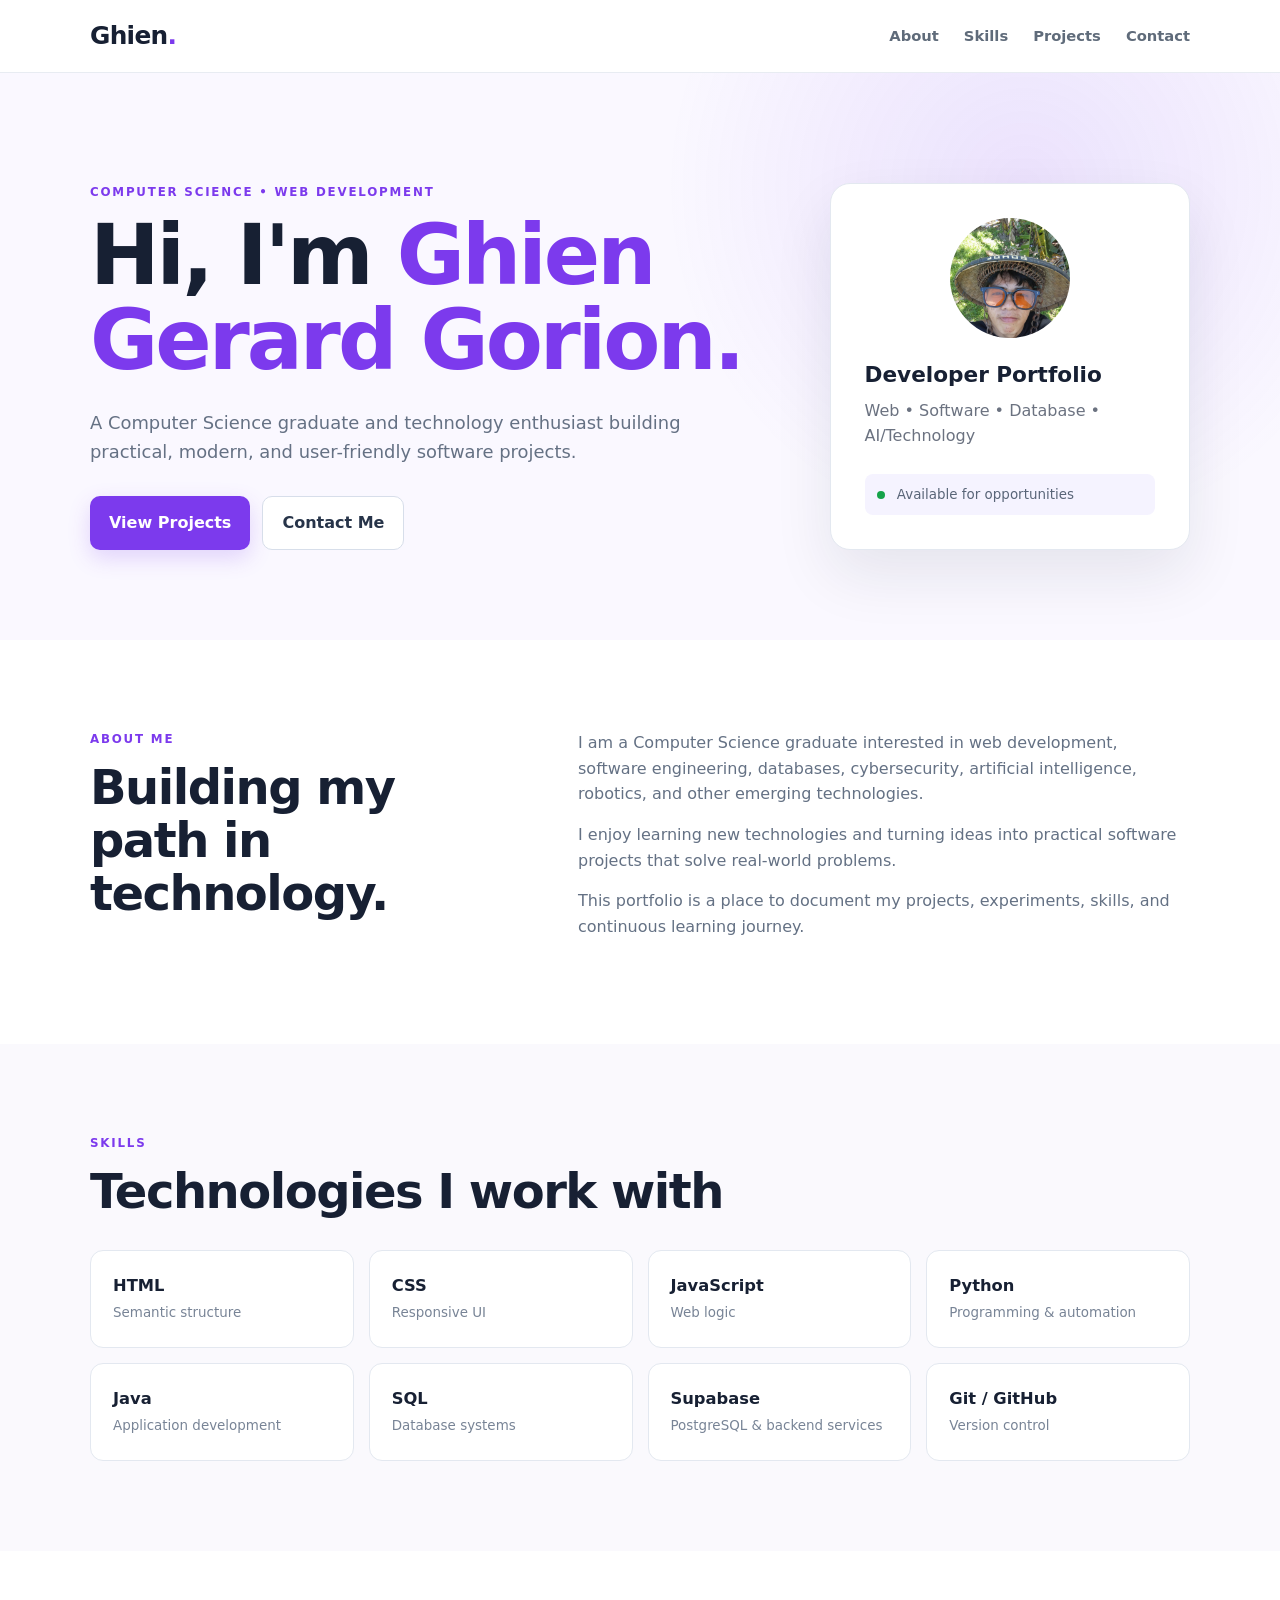
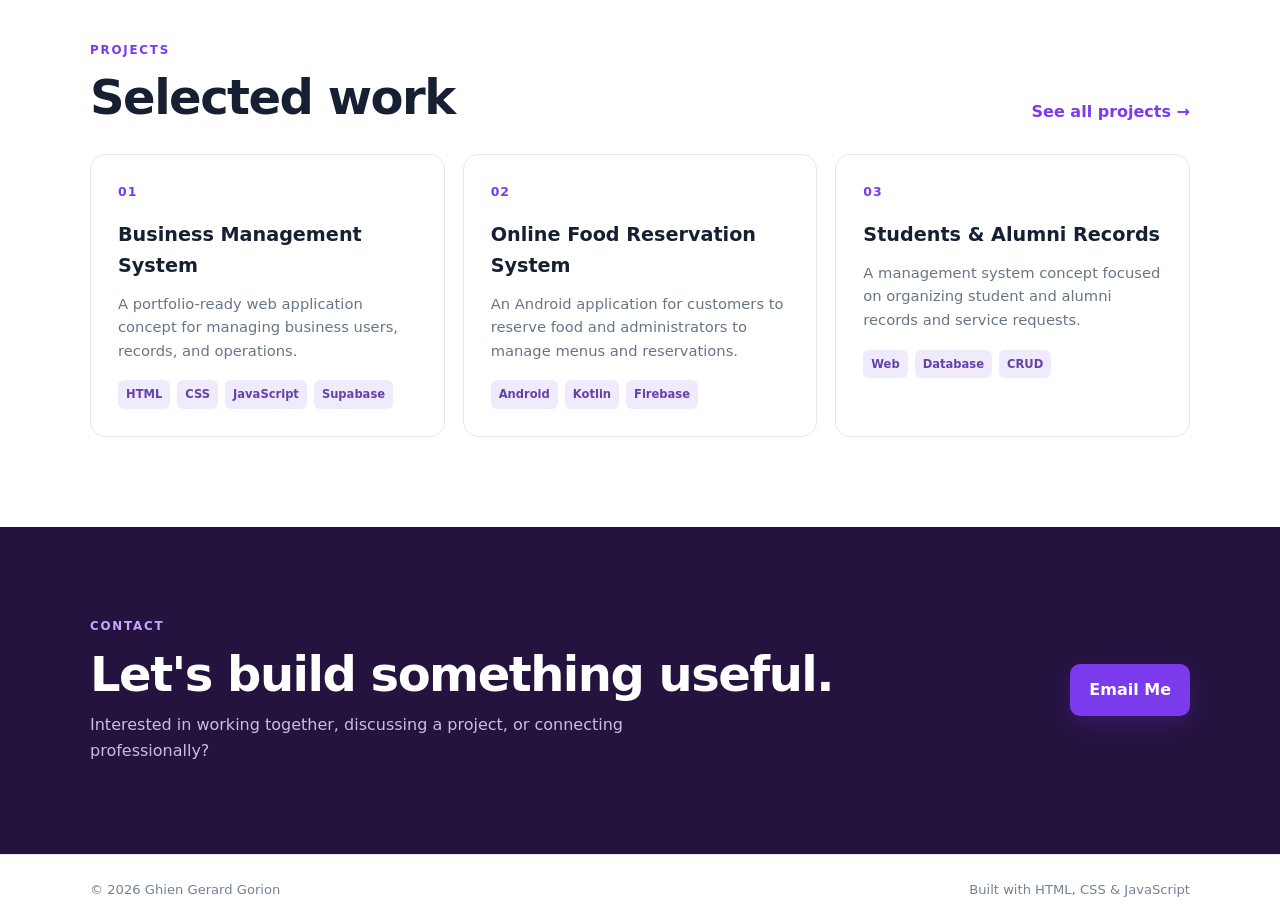
<file: index.html>
<!DOCTYPE html>
<html lang="en">
<head>
  <meta charset="UTF-8">
  <meta name="viewport" content="width=device-width, initial-scale=1.0">

  <meta
    name="description"
    content="Ghien Gerard Gorion — Computer Science graduate, developer, and technology enthusiast."
  >

  <meta name="author" content="Ghien Gerard Gorion">

  <title>Ghien Gerard Gorion | Portfolio</title>

  <link rel="stylesheet" href="style.css">
</head>

<body>

  <!-- ================= HEADER ================= -->
  <header class="site-header">

    <nav class="nav container">

      <a class="brand" href="index.html" aria-label="Ghien Gerard Gorion home">
        Ghien<span>.</span>
      </a>

      <div class="nav-links" id="navLinks">
        <a href="#about">About</a>
        <a href="#skills">Skills</a>
        <a href="#projects">Projects</a>
        <a href="#contact">Contact</a>
      </div>

      <button
        class="menu-toggle"
        type="button"
        aria-label="Open navigation menu"
        aria-expanded="false"
        aria-controls="navLinks"
      >
        ☰
      </button>

    </nav>

  </header>

  <main>

    <!-- ================= HERO ================= -->
    <section class="hero">

      <div class="container hero-grid">

        <div class="hero-content">

          <p class="eyebrow">
            COMPUTER SCIENCE • WEB DEVELOPMENT
          </p>

          <h1>
            Hi, I'm <span>Ghien Gerard Gorion.</span>
          </h1>

          <p class="hero-text">
            A Computer Science graduate and technology enthusiast building
            practical, modern, and user-friendly software projects.
          </p>

          <div class="hero-actions">

            <a class="btn primary" href="#projects">
              View Projects
            </a>

            <a class="btn outline" href="#contact">
              Contact Me
            </a>

          </div>

        </div>

        <div class="hero-card">

          <div class="avatar">
            <img src="profile.jpg" alt="Ghien Gerard Gorion">
          </div>

          <h2>
            Developer Portfolio
          </h2>

          <p>
            Web • Software • Database • AI/Technology
          </p>

          <div class="status">
            <span></span>
            Available for opportunities
          </div>

        </div>

      </div>

    </section>

    <!-- ================= ABOUT ================= -->
    <section id="about" class="section">

      <div class="container two-col">

        <div>

          <p class="eyebrow">
            ABOUT ME
          </p>

          <h2>
            Building my path in technology.
          </h2>

        </div>

        <div class="about-text">

          <p>
            I am a Computer Science graduate interested in web development,
            software engineering, databases, cybersecurity, artificial
            intelligence, robotics, and other emerging technologies.
          </p>

          <p>
            I enjoy learning new technologies and turning ideas into
            practical software projects that solve real-world problems.
          </p>

          <p>
            This portfolio is a place to document my projects, experiments,
            skills, and continuous learning journey.
          </p>

        </div>

      </div>

    </section>

    <!-- ================= SKILLS ================= -->
    <section id="skills" class="section section-muted">

      <div class="container">

        <p class="eyebrow">
          SKILLS
        </p>

        <h2>
          Technologies I work with
        </h2>

        <div class="skill-grid">

          <div class="skill-card">
            <strong>HTML</strong>
            <span>Semantic structure</span>
          </div>

          <div class="skill-card">
            <strong>CSS</strong>
            <span>Responsive UI</span>
          </div>

          <div class="skill-card">
            <strong>JavaScript</strong>
            <span>Web logic</span>
          </div>

          <div class="skill-card">
            <strong>Python</strong>
            <span>Programming & automation</span>
          </div>

          <div class="skill-card">
            <strong>Java</strong>
            <span>Application development</span>
          </div>

          <div class="skill-card">
            <strong>SQL</strong>
            <span>Database systems</span>
          </div>

          <div class="skill-card">
            <strong>Supabase</strong>
            <span>PostgreSQL & backend services</span>
          </div>

          <div class="skill-card">
            <strong>Git / GitHub</strong>
            <span>Version control</span>
          </div>

        </div>

      </div>

    </section>

    <!-- ================= PROJECTS ================= -->
    <section id="projects" class="section">

      <div class="container">

        <div class="section-head">

          <div>

            <p class="eyebrow">
              PROJECTS
            </p>

            <h2>
              Selected work
            </h2>

          </div>

          <a class="text-link" href="project.html">
            See all projects →
          </a>

        </div>

        <div class="project-grid">

          <article class="project-card">

            <div class="project-number">
              01
            </div>

            <h3>
              Business Management System
            </h3>

            <p>
              A portfolio-ready web application concept for managing
              business users, records, and operations.
            </p>

            <div class="tags">
              <span>HTML</span>
              <span>CSS</span>
              <span>JavaScript</span>
              <span>Supabase</span>
            </div>

          </article>

          <article class="project-card">

            <div class="project-number">
              02
            </div>

            <h3>
              Online Food Reservation System
            </h3>

            <p>
              An Android application for customers to reserve food and
              administrators to manage menus and reservations.
            </p>

            <div class="tags">
              <span>Android</span>
              <span>Kotlin</span>
              <span>Firebase</span>
            </div>

          </article>

          <article class="project-card">

            <div class="project-number">
              03
            </div>

            <h3>
              Students & Alumni Records
            </h3>

            <p>
              A management system concept focused on organizing student
              and alumni records and service requests.
            </p>

            <div class="tags">
              <span>Web</span>
              <span>Database</span>
              <span>CRUD</span>
            </div>

          </article>

        </div>

      </div>

    </section>

    <!-- ================= CONTACT ================= -->
    <section id="contact" class="section contact-section">

      <div class="container contact-card">

        <div>

          <p class="eyebrow">
            CONTACT
          </p>

          <h2>
            Let's build something useful.
          </h2>

          <p>
            Interested in working together, discussing a project,
            or connecting professionally?
          </p>

        </div>

        <a
          class="btn primary"
          href="mailto:ghien@example.com"
        >
          Email Me
        </a>

      </div>

    </section>

  </main>

  <!-- ================= FOOTER ================= -->
  <footer class="footer">

    <div class="container footer-inner">

      <span>
        © <span id="year"></span> Ghien Gerard Gorion
      </span>

      <span>
        Built with HTML, CSS & JavaScript
      </span>

    </div>

  </footer>

  <script src="script.js"></script>

</body>
</html>
</file>
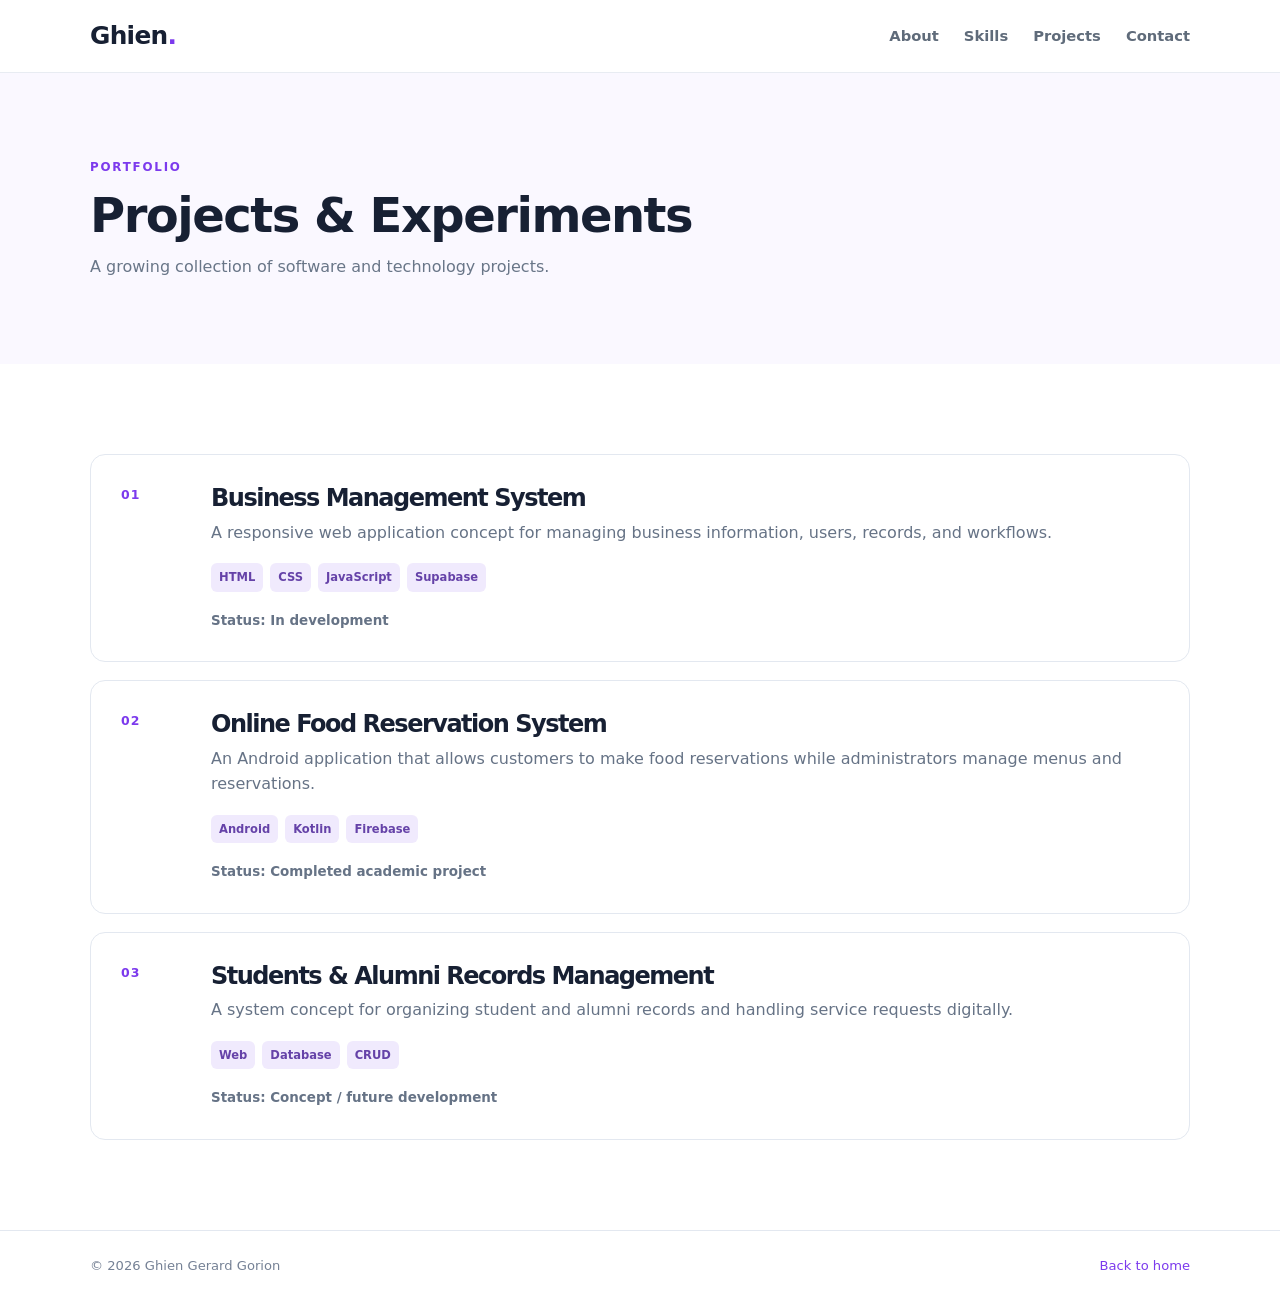
<file: project.html>
<!DOCTYPE html>
<html lang="en">
<head>

  <meta charset="UTF-8">
  <meta name="viewport" content="width=device-width, initial-scale=1.0">

  <meta
    name="description"
    content="Projects and experiments by Ghien Gerard Gorion, Computer Science graduate and developer."
  >

  <meta name="author" content="Ghien Gerard Gorion">

  <title>Projects | Ghien Gerard Gorion</title>

  <link rel="stylesheet" href="style.css">

</head>

<body>

  <header class="site-header">

    <nav class="nav container">

      <a
        class="brand"
        href="index.html"
        aria-label="Ghien Gerard Gorion home"
      >
        Ghien<span>.</span>
      </a>

      <div class="nav-links" id="navLinks">

        <a href="index.html#about">About</a>
        <a href="index.html#skills">Skills</a>
        <a href="index.html#projects">Projects</a>
        <a href="index.html#contact">Contact</a>

      </div>

      <button
        class="menu-toggle"
        type="button"
        aria-label="Open navigation menu"
        aria-expanded="false"
        aria-controls="navLinks"
      >
        ☰
      </button>

    </nav>

  </header>

  <main>

    <section class="page-hero">

      <div class="container">

        <p class="eyebrow">
          PORTFOLIO
        </p>

        <h1>
          Projects & Experiments
        </h1>

        <p>
          A growing collection of software and technology projects.
        </p>

      </div>

    </section>

    <section class="section">

      <div class="container project-list">

        <article class="project-detail">

          <div class="project-number">
            01
          </div>

          <div>

            <h2>
              Business Management System
            </h2>

            <p>
              A responsive web application concept for managing
              business information, users, records, and workflows.
            </p>

            <div class="tags">
              <span>HTML</span>
              <span>CSS</span>
              <span>JavaScript</span>
              <span>Supabase</span>
            </div>

            <p class="project-status">
              Status: In development
            </p>

          </div>

        </article>

        <article class="project-detail">

          <div class="project-number">
            02
          </div>

          <div>

            <h2>
              Online Food Reservation System
            </h2>

            <p>
              An Android application that allows customers to make
              food reservations while administrators manage menus
              and reservations.
            </p>

            <div class="tags">
              <span>Android</span>
              <span>Kotlin</span>
              <span>Firebase</span>
            </div>

            <p class="project-status">
              Status: Completed academic project
            </p>

          </div>

        </article>

        <article class="project-detail">

          <div class="project-number">
            03
          </div>

          <div>

            <h2>
              Students & Alumni Records Management
            </h2>

            <p>
              A system concept for organizing student and alumni
              records and handling service requests digitally.
            </p>

            <div class="tags">
              <span>Web</span>
              <span>Database</span>
              <span>CRUD</span>
            </div>

            <p class="project-status">
              Status: Concept / future development
            </p>

          </div>

        </article>

      </div>

    </section>

  </main>

  <footer class="footer">

    <div class="container footer-inner">

      <span>
        © <span id="year"></span> Ghien Gerard Gorion
      </span>

      <a href="index.html">
        Back to home
      </a>

    </div>

  </footer>

  <script src="script.js"></script>

</body>
</html>
</file>
<file: style.css>
/* =========================================================
   RESET
========================================================= */

* {
  margin: 0;
  padding: 0;
  box-sizing: border-box;
}

/* =========================================================
   BASE
========================================================= */

html {
  scroll-behavior: smooth;
  scroll-padding-top: 90px;
}

body {
  font-family:
    Inter,
    ui-sans-serif,
    system-ui,
    -apple-system,
    BlinkMacSystemFont,
    "Segoe UI",
    sans-serif;

  color: #172033;
  background: #ffffff;
  line-height: 1.6;
}

a {
  color: inherit;
}

button,
input,
textarea {
  font: inherit;
}

button {
  cursor: pointer;
}

.container {
  width: min(1100px, 92%);
  margin: 0 auto;
}

/* =========================================================
   HEADER / NAVIGATION
========================================================= */

.site-header {
  background: rgba(255, 255, 255, 0.94);
  backdrop-filter: blur(12px);

  border-bottom: 1px solid #e8ecf2;

  position: sticky;
  top: 0;

  z-index: 100;
}

.nav {
  min-height: 72px;

  display: flex;
  align-items: center;
  justify-content: space-between;

  gap: 20px;

  position: relative;
}

.brand {
  text-decoration: none;

  font-size: 1.55rem;
  font-weight: 800;

  letter-spacing: -0.7px;

  white-space: nowrap;
}

.brand span {
  color: #7c3aed;
}

/* Desktop Navigation */

.nav-links {
  display: flex;
  align-items: center;

  gap: 25px;
}

.nav-links a {
  text-decoration: none;

  color: #5f6b7a;

  font-size: 0.92rem;
  font-weight: 600;

  transition: color 0.2s ease;
}

.nav-links a:hover {
  color: #7c3aed;
}

/* Mobile Menu Button */

.menu-toggle {
  display: none;

  border: 0;
  background: transparent;

  color: #172033;

  font-size: 1.6rem;

  line-height: 1;

  padding: 8px;

  border-radius: 8px;
}

.menu-toggle:hover {
  background: #f3eefe;
}

/* =========================================================
   HERO
========================================================= */

.hero {
  padding: 110px 0 90px;

  background:
    radial-gradient(
      circle at 80% 20%,
      rgba(124, 58, 237, 0.12),
      transparent 32%
    ),
    #faf8ff;
}

.hero-grid {
  display: grid;

  grid-template-columns: 1.3fr 0.7fr;

  gap: 70px;

  align-items: center;
}

.eyebrow {
  color: #7c3aed;

  font-size: 0.74rem;
  font-weight: 800;

  letter-spacing: 1.8px;

  margin-bottom: 12px;
}

.hero h1 {
  font-size: clamp(2.8rem, 7vw, 5.2rem);

  line-height: 1.02;

  letter-spacing: -3px;

  max-width: 800px;
}

.hero h1 span {
  color: #7c3aed;
}

.hero-text {
  max-width: 650px;

  color: #657184;

  font-size: 1.12rem;

  margin: 25px 0 30px;
}

/* =========================================================
   BUTTONS
========================================================= */

.hero-actions {
  display: flex;

  gap: 12px;

  flex-wrap: wrap;
}

.btn {
  display: inline-flex;

  justify-content: center;
  align-items: center;

  text-decoration: none;

  border: 0;
  border-radius: 10px;

  padding: 13px 19px;

  font-weight: 750;

  cursor: pointer;

  transition:
    transform 0.2s ease,
    background 0.2s ease,
    box-shadow 0.2s ease;
}

.btn:hover {
  transform: translateY(-2px);
}

.primary {
  background: #7c3aed;

  color: #ffffff;

  box-shadow:
    0 8px 22px rgba(124, 58, 237, 0.20);
}

.primary:hover {
  background: #6d28d9;
}

.outline {
  border: 1px solid #d7deea;

  background: #ffffff;

  color: #273449;
}

.outline:hover {
  background: #faf8ff;
}

/* =========================================================
   HERO CARD
========================================================= */

.hero-card {
  background: #ffffff;

  border: 1px solid #e3e8f0;

  border-radius: 20px;

  padding: 34px;

  box-shadow:
    0 25px 60px rgba(20, 32, 55, 0.09);
}

.avatar {
  width: 120px;
  height: 120px;

  border-radius: 50%;

  overflow: hidden;

  margin: 0 auto 20px;
}

.avatar img {
  width: 100%;
  height: 100%;

  object-fit: cover;

  display: block;
}

.hero-card h2 {
  font-size: 1.35rem;

  margin-bottom: 5px;
}

.hero-card p {
  color: #6b7280;
}

.status {
  margin-top: 25px;

  padding: 10px 12px;

  border-radius: 8px;

  background: #f5f3ff;

  color: #596578;

  font-size: 0.84rem;
}

.status span {
  display: inline-block;

  width: 8px;
  height: 8px;

  border-radius: 50%;

  background: #16a34a;

  margin-right: 8px;
}

/* =========================================================
   SECTIONS
========================================================= */

.section {
  padding: 90px 0;
}

.section-muted {
  background: #faf9fd;
}

.section h2,
.page-hero h1 {
  font-size: clamp(2rem, 4vw, 3rem);

  line-height: 1.1;

  letter-spacing: -1.5px;
}

/* =========================================================
   ABOUT
========================================================= */

.two-col {
  display: grid;

  grid-template-columns: 0.8fr 1.2fr;

  gap: 80px;
}

.about-text p {
  color: #647184;

  margin-bottom: 15px;
}

/* =========================================================
   SKILLS
========================================================= */

.skill-grid {
  display: grid;

  grid-template-columns: repeat(4, 1fr);

  gap: 15px;

  margin-top: 32px;
}

.skill-card {
  padding: 22px;

  background: #ffffff;

  border: 1px solid #e3e8f0;

  border-radius: 13px;

  transition:
    transform 0.2s ease,
    box-shadow 0.2s ease;
}

.skill-card:hover {
  transform: translateY(-3px);

  box-shadow:
    0 12px 25px rgba(20, 32, 55, 0.07);
}

.skill-card strong {
  display: block;

  font-size: 1.02rem;
}

.skill-card span {
  color: #788496;

  font-size: 0.84rem;
}

/* =========================================================
   PROJECTS
========================================================= */

.section-head {
  display: flex;

  justify-content: space-between;
  align-items: end;

  gap: 25px;

  margin-bottom: 30px;
}

.text-link {
  color: #7c3aed;

  text-decoration: none;

  font-weight: 700;

  white-space: nowrap;
}

.text-link:hover {
  text-decoration: underline;
}

.project-grid {
  display: grid;

  grid-template-columns: repeat(3, 1fr);

  gap: 18px;
}

.project-card {
  border: 1px solid #e3e8f0;

  border-radius: 15px;

  padding: 27px;

  background: #ffffff;

  transition:
    transform 0.2s ease,
    box-shadow 0.2s ease;
}

.project-card:hover {
  transform: translateY(-4px);

  box-shadow:
    0 18px 35px rgba(20, 32, 55, 0.08);
}

.project-number {
  color: #7c3aed;

  font-weight: 800;

  font-size: 0.78rem;

  letter-spacing: 1px;

  margin-bottom: 18px;
}

.project-card h3 {
  font-size: 1.2rem;

  margin-bottom: 10px;
}

.project-card p {
  color: #687587;

  font-size: 0.92rem;
}

/* =========================================================
   TAGS
========================================================= */

.tags {
  display: flex;

  flex-wrap: wrap;

  gap: 7px;

  margin-top: 18px;
}

.tags span {
  font-size: 0.72rem;

  padding: 5px 8px;

  background: #f0eafd;

  border-radius: 6px;

  color: #6542a8;

  font-weight: 700;
}

/* =========================================================
   CONTACT
========================================================= */

.contact-section {
  background: #24133f;

  color: #ffffff;
}

.contact-card {
  display: flex;

  justify-content: space-between;
  align-items: center;

  gap: 30px;
}

.contact-card p:not(.eyebrow) {
  color: #c8bedd;

  margin-top: 12px;

  max-width: 650px;
}

.contact-section .eyebrow {
  color: #c4a7ff;
}

/* =========================================================
   FOOTER
========================================================= */

.footer {
  border-top: 1px solid #e3e8f0;

  padding: 24px 0;

  color: #758195;

  font-size: 0.82rem;
}

.footer-inner {
  display: flex;

  justify-content: space-between;

  gap: 20px;
}

.footer a {
  color: #7c3aed;

  text-decoration: none;
}

.footer a:hover {
  text-decoration: underline;
}

/* =========================================================
   PROJECTS PAGE
========================================================= */

.page-hero {
  padding: 85px 0;

  background: #faf8ff;
}

.page-hero p:last-child {
  color: #697688;

  margin-top: 12px;
}

.project-list {
  display: grid;

  gap: 18px;
}

.project-detail {
  display: grid;

  grid-template-columns: 70px 1fr;

  gap: 20px;

  padding: 30px;

  border: 1px solid #e3e8f0;

  border-radius: 15px;

  background: #ffffff;
}

.project-detail h2 {
  font-size: 1.5rem;

  margin-bottom: 8px;
}

.project-detail p {
  color: #667386;
}

.project-status {
  font-size: 0.84rem;

  margin-top: 18px;

  font-weight: 700;
}

/* =========================================================
   FOCUS ACCESSIBILITY
========================================================= */

button:focus-visible,
a:focus-visible {
  outline: 3px solid rgba(124, 58, 237, 0.25);

  outline-offset: 3px;
}

/* =========================================================
   TABLET
========================================================= */

@media (max-width: 900px) {

  .hero-grid {
    grid-template-columns: 1fr;

    gap: 45px;
  }

  .hero-card {
    max-width: 600px;
  }

  .two-col {
    grid-template-columns: 1fr;

    gap: 40px;
  }

  .skill-grid {
    grid-template-columns: repeat(2, 1fr);
  }

  .project-grid {
    grid-template-columns: repeat(2, 1fr);
  }

}

/* =========================================================
   MOBILE NAVIGATION
========================================================= */

@media (max-width: 800px) {

  .nav {
    min-height: 68px;
  }

  .menu-toggle {
    display: block;
  }

  .nav-links {
    display: none;

    position: absolute;

    top: 68px;

    left: 0;
    right: 0;

    flex-direction: column;

    align-items: stretch;

    gap: 0;

    background: #ffffff;

    border-bottom: 1px solid #e5e7eb;

    box-shadow:
      0 12px 25px rgba(15, 23, 42, 0.08);

    padding: 10px 4%;
  }

  .nav-links.open {
    display: flex;
  }

  .nav-links a {
    padding: 14px 0;

    border-bottom: 1px solid #f1f5f9;
  }

  .nav-links a:last-child {
    border-bottom: 0;
  }

  .contact-card {
    flex-direction: column;

    align-items: flex-start;
  }

  .section-head {
    align-items: flex-start;

    flex-direction: column;
  }

}

/* =========================================================
   SMALL TABLETS / LARGE PHONES
========================================================= */

@media (max-width: 650px) {

  .hero {
    padding: 80px 0 65px;
  }

  .hero h1 {
    letter-spacing: -2px;
  }

  .hero-card {
    padding: 28px;
  }

  .section {
    padding: 70px 0;
  }

  .project-grid {
    grid-template-columns: 1fr;
  }

  .project-detail {
    grid-template-columns: 1fr;

    gap: 5px;
  }

}

/* =========================================================
   SMALL PHONES
========================================================= */

@media (max-width: 520px) {

  .container {
    width: min(92%, 1100px);
  }

  .hero {
    padding: 70px 0 55px;
  }

  .hero h1 {
    font-size: clamp(2.5rem, 13vw, 3.5rem);

    letter-spacing: -2px;
  }

  .hero-text {
    font-size: 1rem;
  }

  .hero-actions {
    flex-direction: column;

    align-items: stretch;
  }

  .btn {
    width: 100%;
  }

  .skill-grid {
    grid-template-columns: 1fr;
  }

  .section {
    padding: 60px 0;
  }

  .section h2,
  .page-hero h1 {
    font-size: 2rem;
  }

  .project-card {
    padding: 23px;
  }

  .project-detail {
    padding: 23px;
  }

  .footer-inner {
    flex-direction: column;

    align-items: flex-start;
  }

  .page-hero {
    padding: 65px 0;
  }

}

/* =========================================================
   VERY SMALL PHONES
========================================================= */

@media (max-width: 360px) {

  .brand {
    font-size: 1.35rem;
  }

  .hero h1 {
    font-size: 2.35rem;
  }

  .hero-card {
    padding: 23px;
  }

  .avatar {
    width: 75px;
    height: 75px;
  }

}
</file>
